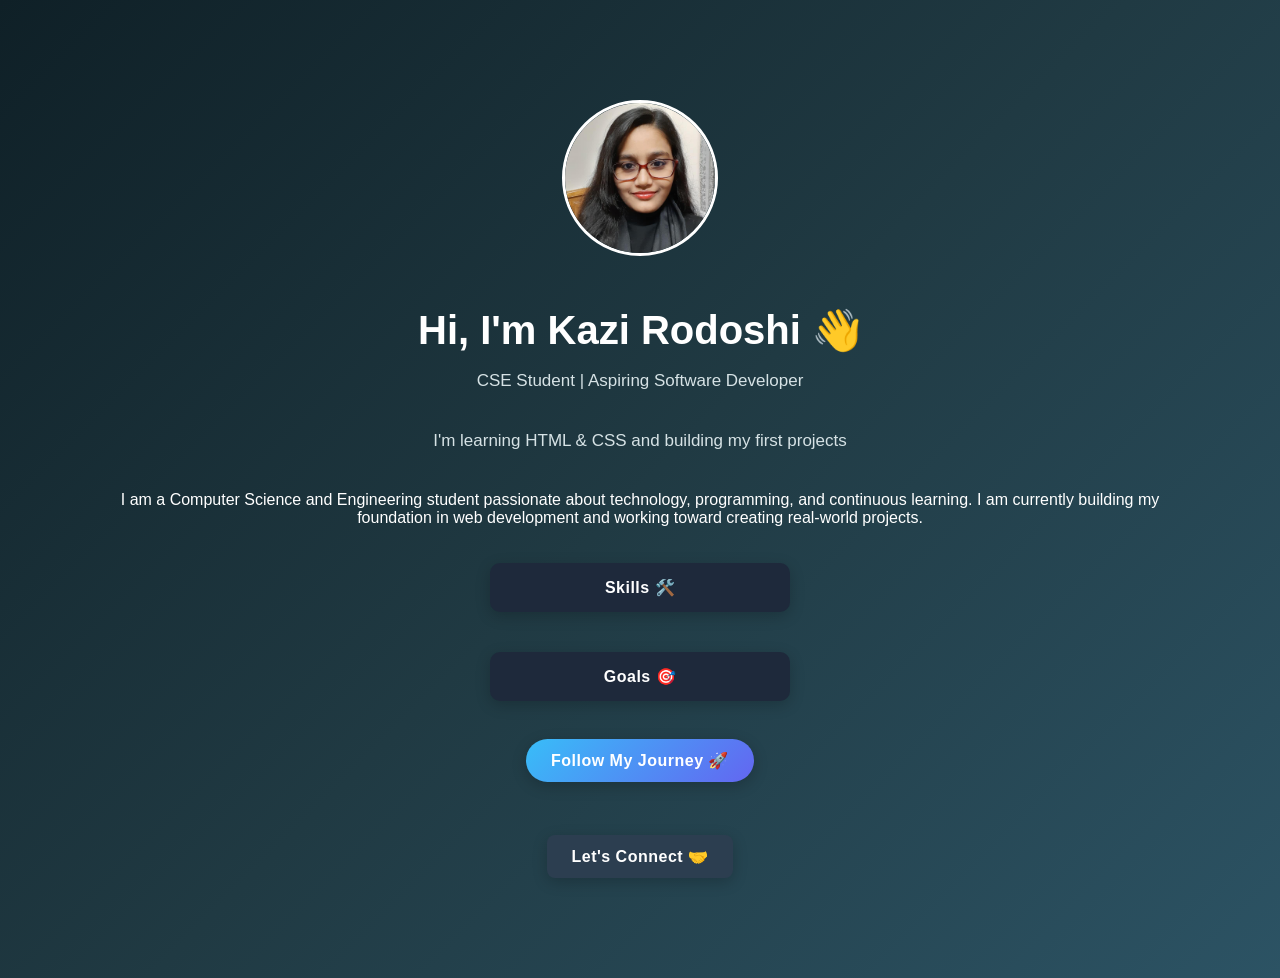
<file: index.html>
<!DOCTYPE html>
<html>
<head>
  <title>Kazi Rodoshi | CSE Student</title>
  <link rel="stylesheet" href="style.css">
  
</head>

<body>

  <div class="container">

    <img src= "rodoshi.jpg" class="avatar">

    <h1>Hi, I'm Kazi Rodoshi 👋</h1>

     <p class="intro">
      CSE Student  | Aspiring Software Developer
    </p>

    <p class="intro">
      I'm learning HTML & CSS and building my first projects 
    </p>

    <p class="description">
      I am a Computer Science and Engineering student passionate about
      technology, programming, and continuous learning. I am currently
      building my foundation in web development and working toward
      creating real-world projects.
    </p>

    <div>
      
 <a href="skills.html">

    <button class="card">Skills 🛠️</button>
 </a>
          
    </div>

    <div>
        
<a href="goals.html">

    <button class="card">Goals 🎯</button>
  </a>
         
    </div>
<br>

<a href="journey.html">
    <button>Follow My Journey 🚀</button>
    </a>
    
    <br>
    <br>

    <div>

    <a href="hire.html">

<button class="btn">Let's Connect 🤝 </button> </a>

</div>

  </div>

</body>
</html>
</file>
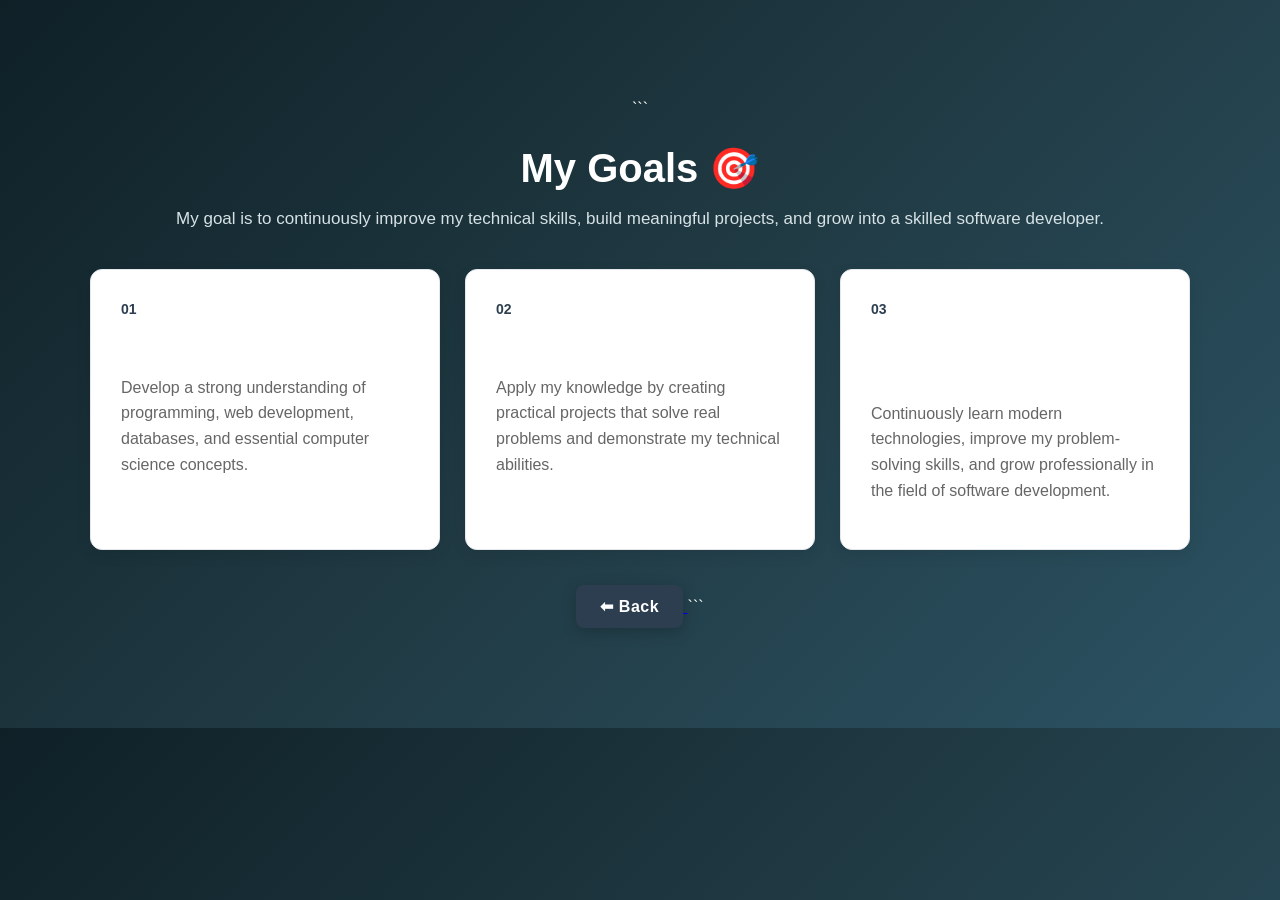
<file: goals.html>
<!DOCTYPE html>

<html>
<head>
  <title>Goals</title>
  <link rel="stylesheet" href="style.css">
</head>

<body>

  <div class="container">

```
<h1>My Goals 🎯</h1>

<p class="intro">
  My goal is to continuously improve my technical skills,
  build meaningful projects, and grow into a skilled software developer.
</p>

<div class="goals-container">

  <div class="goal-card">
    <span class="goal-number">01</span>
    <h2>Build Strong Foundations</h2>
    <p>
      Develop a strong understanding of programming, web development,
      databases, and essential computer science concepts.
    </p>
  </div>

  <div class="goal-card">
    <span class="goal-number">02</span>
    <h2>Build Real-World Projects</h2>
    <p>
      Apply my knowledge by creating practical projects that solve
      real problems and demonstrate my technical abilities.
    </p>
  </div>

  <div class="goal-card">
    <span class="goal-number">03</span>
    <h2>Become a Skilled Developer</h2>
    <p>
      Continuously learn modern technologies, improve my problem-solving
      skills, and grow professionally in the field of software development.
    </p>
  </div>

</div>

<a href="index.html">
  <button class="btn">⬅ Back</button>
</a>
```

  </div>

</body>
</html>
</file>
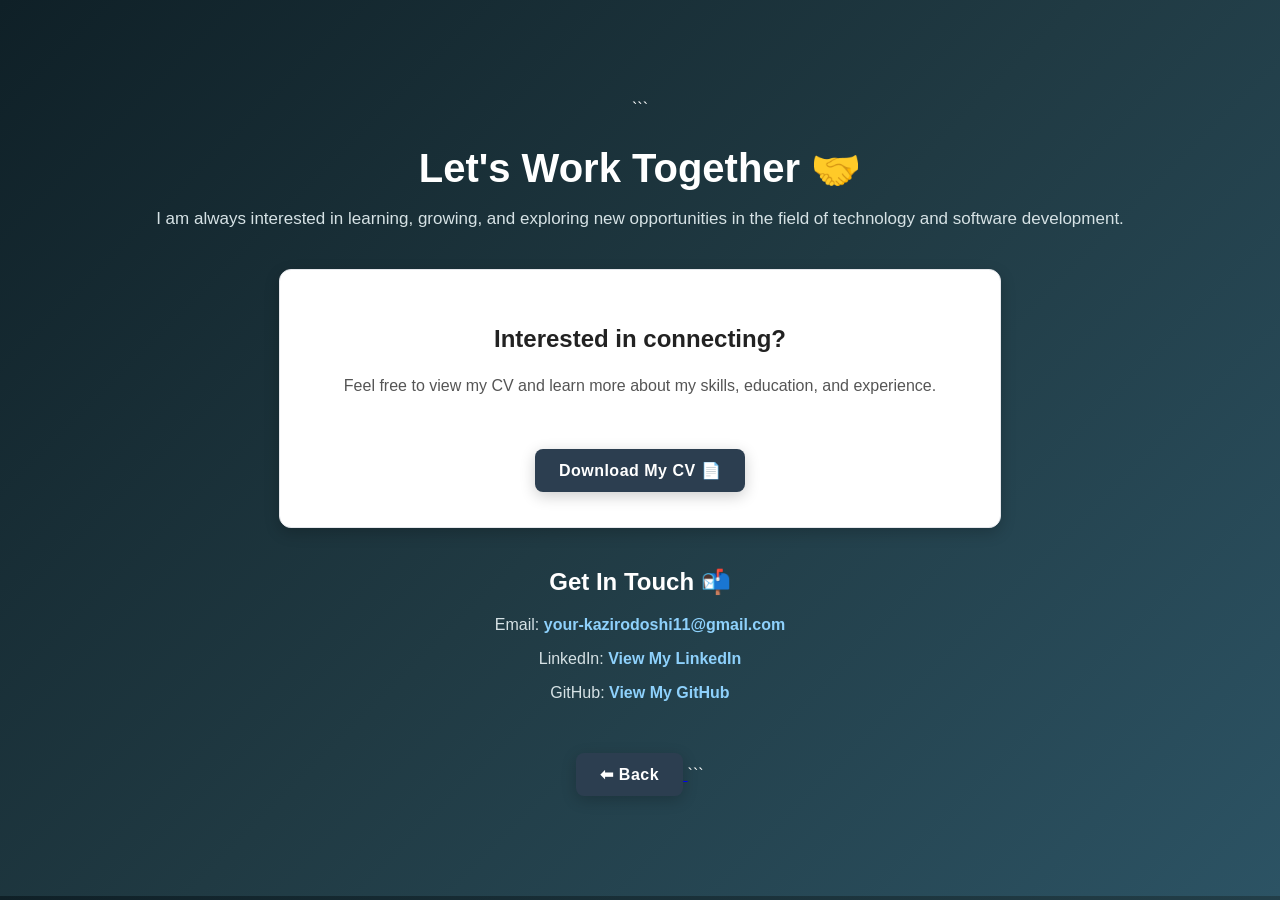
<file: hire.html>
<!DOCTYPE html>

<html>
<head>
  <title>Hire Me</title>
  <link rel="stylesheet" href="style.css">
</head>

<body>

  <div class="container">

```
<h1>Let's Work Together 🤝</h1>

<p class="intro">
  I am always interested in learning, growing, and exploring new
  opportunities in the field of technology and software development.
</p>

<div class="hire-card">

  <h2>Interested in connecting?</h2>

  <p>
    Feel free to view my CV and learn more about my skills,
    education, and experience.
  </p>

  <a href="cv.pdf" download>
    <button class="btn">Download My CV 📄</button>
  </a>

</div>

<div class="contact-section">

  <h2>Get In Touch 📬</h2>

  <p>
    Email:
    <a href="kazirodoshi11@gmail.com">
      your-kazirodoshi11@gmail.com
    </a>
  </p>

  <p>
    LinkedIn:
    <a href="https://www.linkedin.com/in/rodoshi-kazi-15a8b13b1/" target="https://www.linkedin.com/in/rodoshi-kazi-15a8b13b1/">
      View My LinkedIn
    </a>
  </p>

  <p>
    GitHub:
    <a href="https://github.com/kazirodoshi11-eng" target="https://github.com/kazirodoshi11-eng">
      View My GitHub
    </a>
  </p>

</div>

<a href="index.html">
  <button class="btn">⬅ Back</button>
</a>
```

  </div>

</body>
</html>
</file>
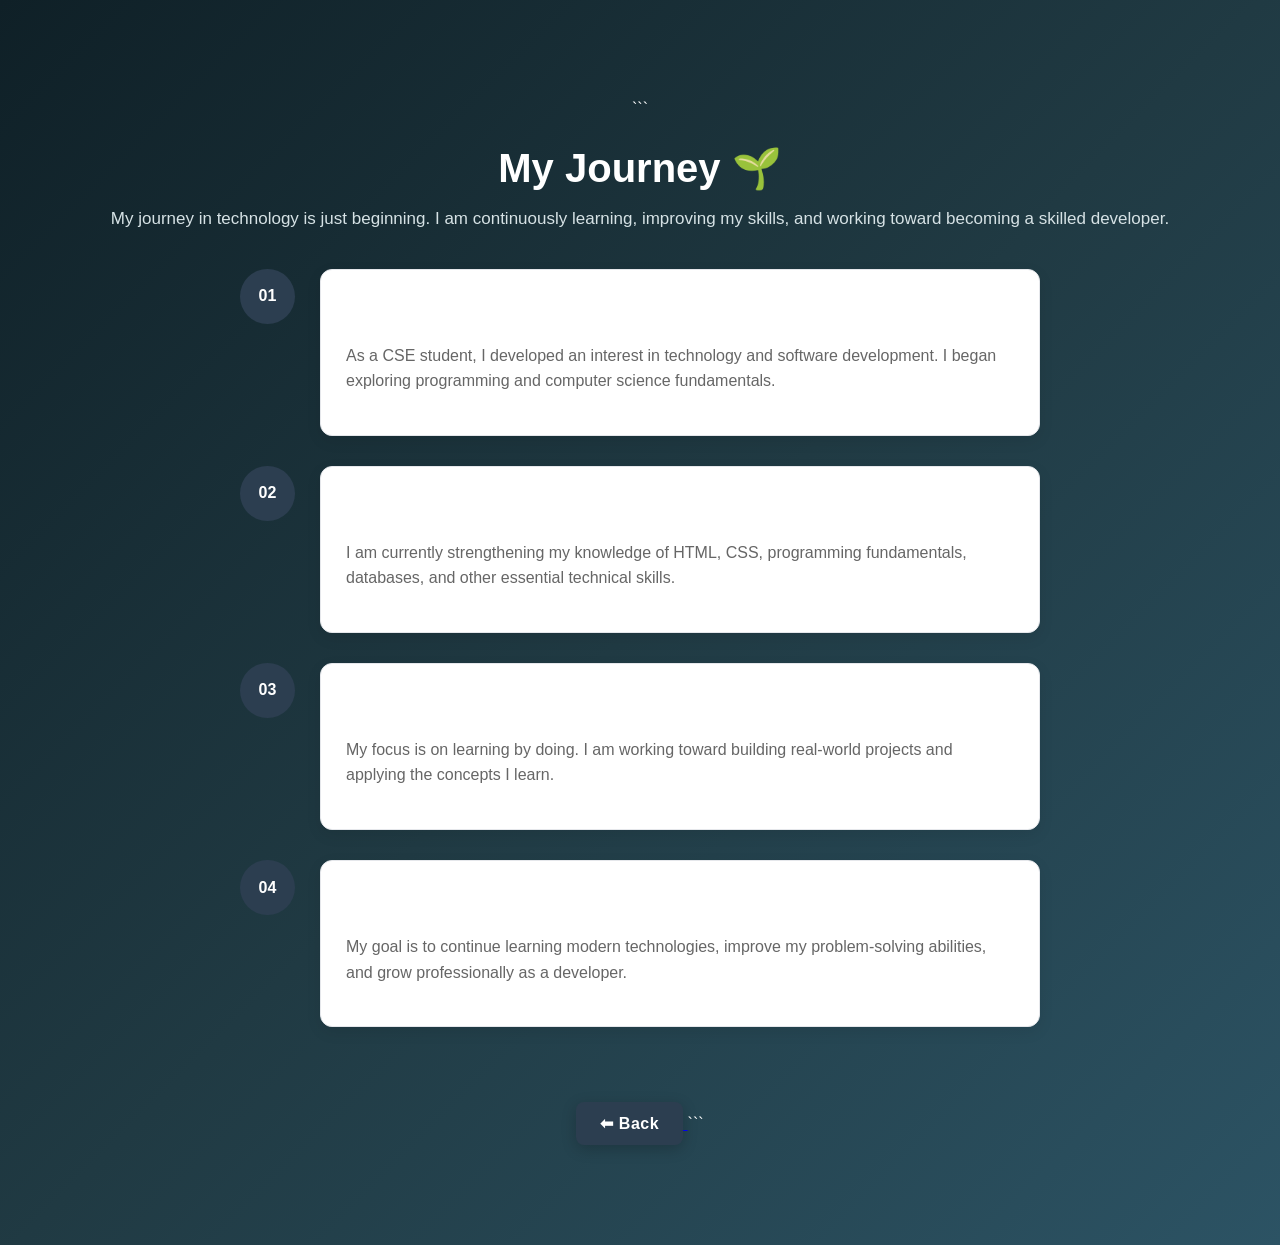
<file: journey.html>
<!DOCTYPE html>

<html>
<head>
  <title>My Journey</title>
  <link rel="stylesheet" href="style.css">
</head>

<body>

  <div class="container">

```
<h1>My Journey 🌱</h1>

<p class="intro">
  My journey in technology is just beginning. I am continuously learning,
  improving my skills, and working toward becoming a skilled developer.
</p>

<div class="journey-timeline">

  <div class="journey-item">
    <div class="journey-dot">01</div>

    <div class="journey-content">
      <h2>Where I Started</h2>
      <p>
        As a CSE student, I developed an interest in technology and
        software development. I began exploring programming and
        computer science fundamentals.
      </p>
    </div>
  </div>


  <div class="journey-item">
    <div class="journey-dot">02</div>

    <div class="journey-content">
      <h2>Building My Foundations</h2>
      <p>
        I am currently strengthening my knowledge of HTML, CSS,
        programming fundamentals, databases, and other essential
        technical skills.
      </p>
    </div>
  </div>


  <div class="journey-item">
    <div class="journey-dot">03</div>

    <div class="journey-content">
      <h2>Learning Through Practice</h2>
      <p>
        My focus is on learning by doing. I am working toward building
        real-world projects and applying the concepts I learn.
      </p>
    </div>
  </div>


  <div class="journey-item">
    <div class="journey-dot">04</div>

    <div class="journey-content">
      <h2>Looking Ahead</h2>
      <p>
        My goal is to continue learning modern technologies, improve my
        problem-solving abilities, and grow professionally as a developer.
      </p>
    </div>
  </div>

</div>

<a href="index.html">
  <button class="btn">⬅ Back</button>
</a>
```

  </div>

</body>
</html>
</file>
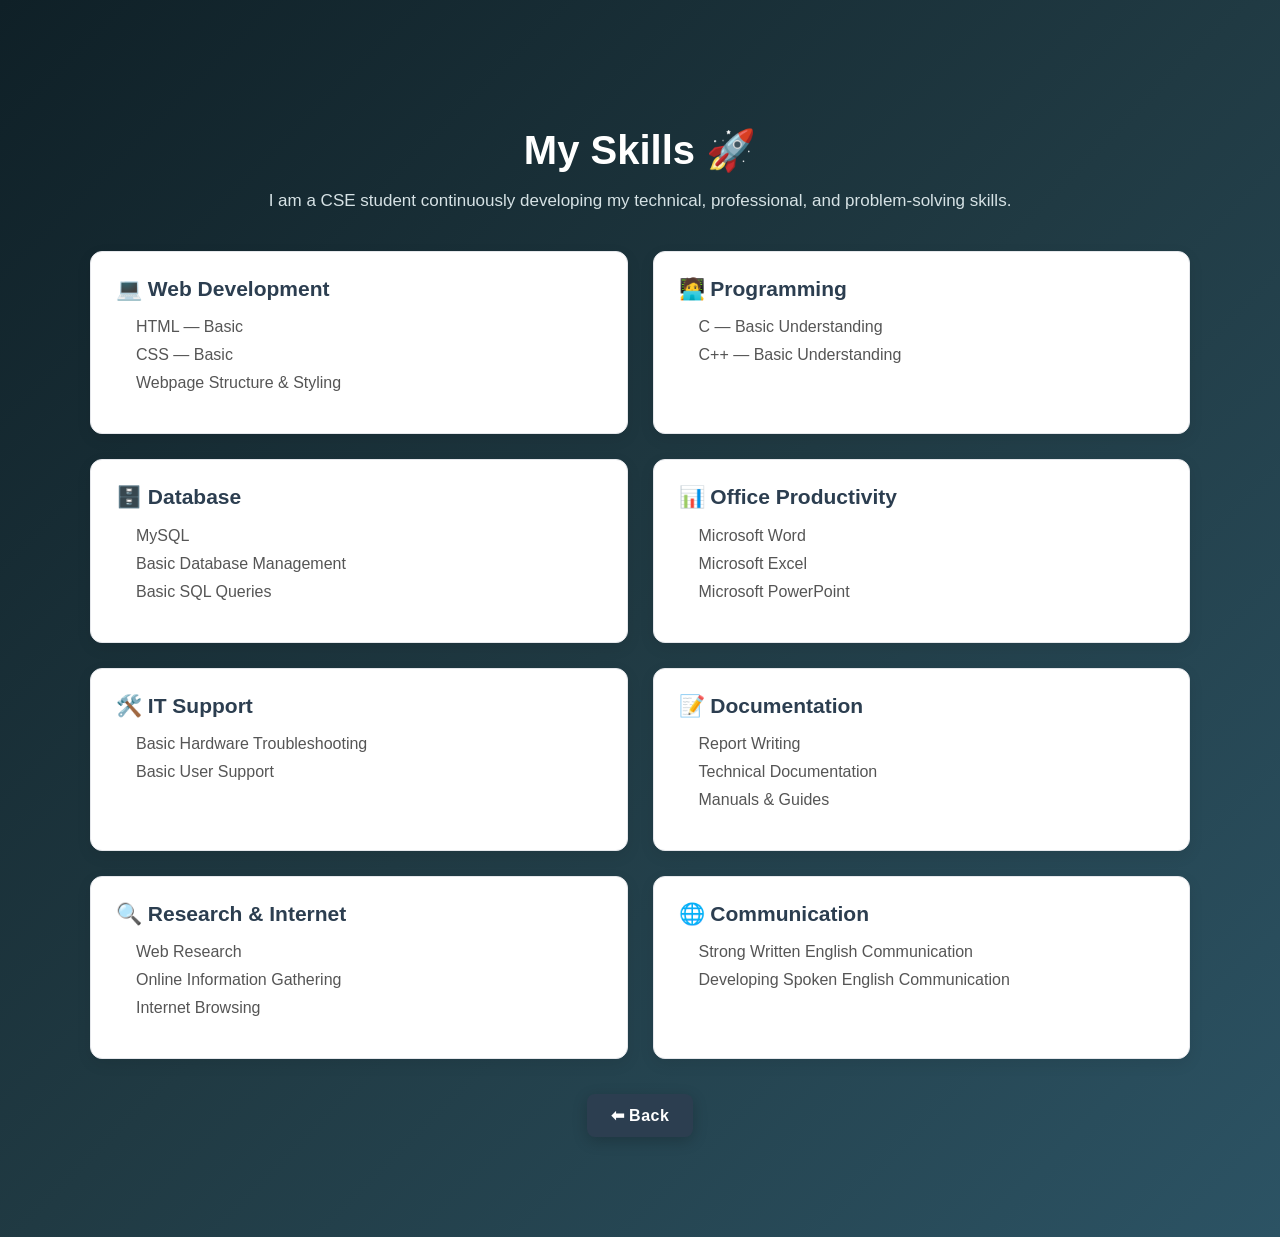
<file: skills.html>
<!DOCTYPE html>
<html>
<head>
  <title>Skills</title>
  <link rel="stylesheet" href="style.css">
</head>

<body>

  <div class="container">

    <h1>My Skills 🚀</h1>

    <p class="intro">
      I am a CSE student continuously developing my technical,
      professional, and problem-solving skills.
    </p>

    <div class="skills-grid">

      <div class="skill-card">
        <h2>💻 Web Development</h2>
        <ul>
          <li>HTML — Basic</li>
          <li>CSS — Basic</li>
          <li>Webpage Structure & Styling</li>
        </ul>
      </div>

      <div class="skill-card">
        <h2>🧑‍💻 Programming</h2>
        <ul>
          <li>C — Basic Understanding</li>
          <li>C++ — Basic Understanding</li>
        </ul>
      </div>

      <div class="skill-card">
        <h2>🗄️ Database</h2>
        <ul>
          <li>MySQL</li>
          <li>Basic Database Management</li>
          <li>Basic SQL Queries</li>
        </ul>
      </div>

      <div class="skill-card">
        <h2>📊 Office Productivity</h2>
        <ul>
          <li>Microsoft Word</li>
          <li>Microsoft Excel</li>
          <li>Microsoft PowerPoint</li>
        </ul>
      </div>

      <div class="skill-card">
        <h2>🛠️ IT Support</h2>
        <ul>
          <li>Basic Hardware Troubleshooting</li>
          <li>Basic User Support</li>
        </ul>
      </div>

      <div class="skill-card">
        <h2>📝 Documentation</h2>
        <ul>
          <li>Report Writing</li>
          <li>Technical Documentation</li>
          <li>Manuals & Guides</li>
        </ul>
      </div>

      <div class="skill-card">
        <h2>🔍 Research & Internet</h2>
        <ul>
          <li>Web Research</li>
          <li>Online Information Gathering</li>
          <li>Internet Browsing</li>
        </ul>
      </div>

      <div class="skill-card">
        <h2>🌐 Communication</h2>
        <ul>
          <li>Strong Written English Communication</li>
          <li>Developing Spoken English Communication</li>
        </ul>
      </div>

    </div>

    <a href="index.html">
      <button class="btn">⬅ Back</button>
    </a>

  </div>

</body>
</html>
</file>
<file: style.css>
body {
  margin: 0;
  font-family: Arial, sans-serif;
  background: linear-gradient(135deg, #0f2027, #203a43, #2c5364);
  color: white;
}

.container {
  text-align: center;
  padding: 50px;
}

h1 {
  font-size: 40px;
  margin-bottom: 10px;
}

.intro {
  font-size: 18px;
  margin-bottom: 30px;
  color: #ccc;
}

.card {
  background: rgba(255, 255, 255, 0.1);
  padding: 20px;
  margin: 20px auto;
  width: 300px;
  border-radius: 10px;
  backdrop-filter: blur(10px);
}

ul {
  list-style: none;
  padding: 0;
}

li {
  margin: 10px 0;
}

button {
  background: linear-gradient(135deg, #38bdf8, #6366f1);
  border: none;
  padding: 12px 25px;
  font-size: 16px;
  border-radius: 25px;
  cursor: pointer;
  color: white;
  font-weight: 600;
  letter-spacing: 0.5px;
  transition: all 0.3s ease;
  box-shadow: 0 4px 15px rgba(0, 0, 0, 0.2);
}

/* Hover effect 😎 */
button:hover {
  transform: translateY(-3px) scale(1.05);
  background: linear-gradient(135deg, #0ea5e9, #4f46e5);
  box-shadow: 0 8px 25px rgba(0, 0, 0, 0.3);
}
.avatar {
  width: 150px;
  height: 150px;
  border-radius: 50%;
  margin-bottom: 20px;
  border: 4px solid #00ffcc;
  object-fit: cover;
}
.avatar:hover {
  transform: scale(1.05);
  transition: 0.3s;
}


.avatar {
  width: 150px;
  border-radius: 50%;
  border: 3px solid white;
}

.avatar {
  width: 150px;
  border-radius: 50%;
  border: 3px solid white;
  transition: transform 0.3s ease, box-shadow 0.3s ease;
}

/* Hover effect 😎 */
.avatar:hover {
  transform: scale(1.1) rotate(5deg);
  box-shadow: 0 0 20px #38bdf8;
}

.card {
  background: #1e293b;
  margin: 20px auto;
  padding: 15px;
  width: 300px;
  border-radius: 10px;
  transition: transform 0.3s ease, background 0.3s ease;
}

.card:hover {
  transform: translateY(-10px);
  background: #334155;
}

.container {
  margin-top: 50px;
  animation: fadeIn 1s ease-in-out;
}

@keyframes fadeIn {
  from {
    opacity: 0;
    transform: translateY(20px);
  }
  to {
    opacity: 1;
    transform: translateY(0);
  }
}

.btn {
  padding: 10px 20px;
  border: none;
  background: #38bdf8;
  color: black;
  font-weight: bold;
  border-radius: 5px;
  cursor: pointer;
  transition: all 0.3s ease;
}

.btn:hover {
  background: #0ea5e9;
  transform: scale(1.1);
}



body {
  margin: 0;
  font-family: Arial, sans-serif;
  background-color: #f4f7fb;
  color: #222;
}

.container {
  width: 90%;
  max-width: 1100px;
  margin: 50px auto;
  text-align: center;
}

h1 {
  font-size: 40px;
  margin-bottom: 10px;
}

.intro {
  color: #666;
  font-size: 17px;
  margin-bottom: 40px;
}

.skills-grid {
  display: grid;
  grid-template-columns: repeat(2, 1fr);
  gap: 25px;
  text-align: left;
}

.skill-card {
  background-color: white;
  padding: 25px;
  border-radius: 12px;
  border: 1px solid #e5e7eb;
  box-shadow: 0 5px 15px rgba(0, 0, 0, 0.08);
}

.skill-card h2 {
  margin-top: 0;
  font-size: 21px;
  color: #2c3e50;
}

.skill-card ul {
  padding-left: 20px;
  color: #555;
}

.skill-card li {
  margin-bottom: 10px;
}

.btn {
  margin-top: 35px;
  padding: 12px 24px;
  border: none;
  border-radius: 8px;
  background-color: #2c3e50;
  color: white;
  font-size: 16px;
  cursor: pointer;
}

.btn:hover {
  background-color: #1a252f;
}

@media (max-width: 700px) {
  .skills-grid {
    grid-template-columns: 1fr;
  }
}


.goals-container {
  display: grid;
  grid-template-columns: repeat(3, 1fr);
  gap: 25px;
  margin-top: 40px;
  text-align: left;
}

.goal-card {
  background-color: white;
  padding: 30px;
  border-radius: 12px;
  border: 1px solid #e5e7eb;
  box-shadow: 0 5px 15px rgba(0, 0, 0, 0.08);
}

.goal-number {
  font-size: 14px;
  font-weight: bold;
  color: #2c3e50;
}

.goal-card h2 {
  font-size: 22px;
  margin: 15px 0;
}

.goal-card p {
  color: #666;
  line-height: 1.6;
}

@media (max-width: 800px) {
  .goals-container {
    grid-template-columns: 1fr;
  }
}


.journey-timeline {
  max-width: 800px;
  margin: 40px auto;
  text-align: left;
}

.journey-item {
  display: flex;
  gap: 25px;
  margin-bottom: 30px;
}

.journey-dot {
  min-width: 55px;
  height: 55px;
  border-radius: 50%;
  background-color: #2c3e50;
  color: white;
  display: flex;
  align-items: center;
  justify-content: center;
  font-weight: bold;
}

.journey-content {
  background-color: white;
  padding: 25px;
  border-radius: 12px;
  border: 1px solid #e5e7eb;
  box-shadow: 0 5px 15px rgba(0, 0, 0, 0.08);
  flex: 1;
}

.journey-content h2 {
  margin-top: 0;
}

.journey-content p {
  color: #666;
  line-height: 1.6;
}

@media (max-width: 600px) {
  .journey-item {
    gap: 15px;
  }

  .journey-dot {
    min-width: 45px;
    height: 45px;
    font-size: 12px;
  }
}


body {
  margin: 0;
  font-family: Arial, sans-serif;
  background-color: #193943;
  color: white;
}

h1 {
  color: white;
}

.intro {
  color: #d6e2e5;
}

.hire-card {
  background-color: white;
  color: #222;
  max-width: 650px;
  margin: 40px auto;
  padding: 35px;
  border-radius: 12px;
  border: 1px solid #e5e7eb;
  box-shadow: 0 5px 15px rgba(0, 0, 0, 0.2);
}

.hire-card h2 {
  color: #222;
}

.hire-card p {
  color: #555;
  line-height: 1.6;
}

.contact-section h2 {
  color: white;
}

.contact-section p {
  color: #d6e2e5;
}

.contact-section a {
  color: #8ed1fc;
  font-weight: bold;
  text-decoration: none;
}

.contact-section a:hover {
  text-decoration: underline;
}

.btn {
  padding: 12px 24px;
  border: none;
  border-radius: 8px;
  background-color: #2c3e50;
  color: white;
  font-size: 16px;
  font-weight: bold;
  cursor: pointer;
}

.btn:hover {
  background-color: #40566b;
}
</file>
